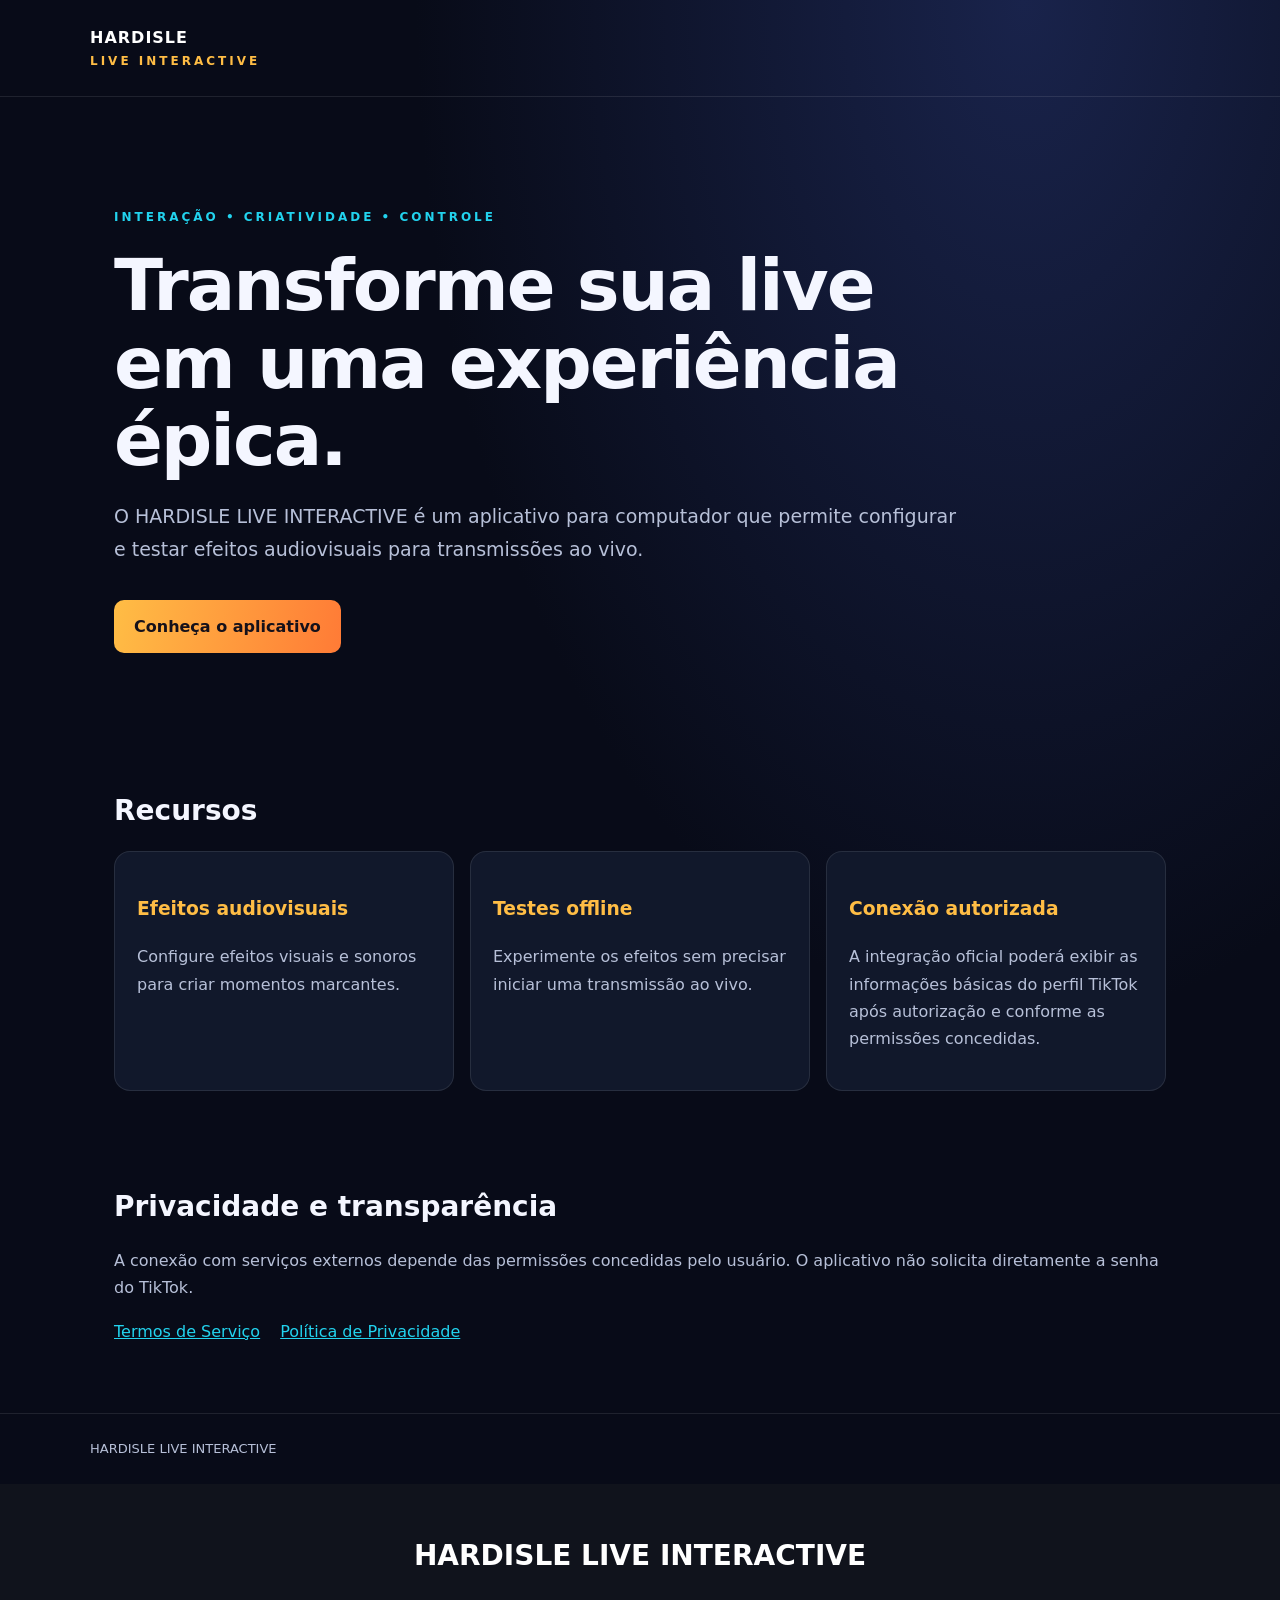
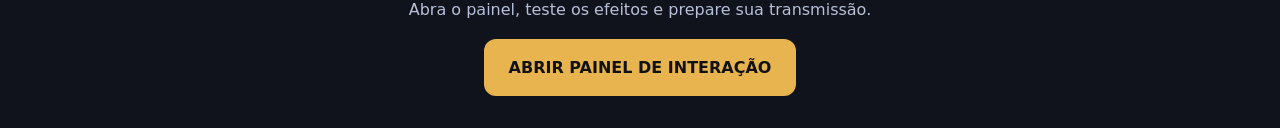
<file: index.html>
<!doctype html>
<html lang="pt-BR">
<head>
<meta charset="utf-8">
<meta name="viewport" content="width=device-width,initial-scale=1">
<meta name="theme-color" content="#080b18">
<title>HARDISLE LIVE INTERACTIVE</title>
<meta name="description" content="Aplicativo para computador com efeitos audiovisuais e ferramentas de interação para transmissões ao vivo e testes offline.">
<link rel="stylesheet" href="style.css">
</head>
<body>
<header><a class="brand" href="index.html">HARDISLE <span>LIVE INTERACTIVE</span></a></header>
<main>
<section class="hero">
<div class="eyebrow">INTERAÇÃO • CRIATIVIDADE • CONTROLE</div>
<h1>Transforme sua live em uma experiência épica.</h1>
<p>O HARDISLE LIVE INTERACTIVE é um aplicativo para computador que permite configurar e testar efeitos audiovisuais para transmissões ao vivo.</p>
<a class="cta" href="#recursos">Conheça o aplicativo</a>
</section>
<section id="recursos" class="section">
<h2>Recursos</h2>
<div class="cards">
<article><h3>Efeitos audiovisuais</h3><p>Configure efeitos visuais e sonoros para criar momentos marcantes.</p></article>
<article><h3>Testes offline</h3><p>Experimente os efeitos sem precisar iniciar uma transmissão ao vivo.</p></article>
<article><h3>Conexão autorizada</h3><p>A integração oficial poderá exibir as informações básicas do perfil TikTok após autorização e conforme as permissões concedidas.</p></article>
</div>
</section>
<section class="section">
<h2>Privacidade e transparência</h2>
<p>A conexão com serviços externos depende das permissões concedidas pelo usuário. O aplicativo não solicita diretamente a senha do TikTok.</p>
<nav class="doclinks"><a href="terms.html">Termos de Serviço</a><a href="privacy.html">Política de Privacidade</a></nav>
</section>
</main>
<footer>HARDISLE LIVE INTERACTIVE</footer>

<section id="hardisle-live-panel-button" style="padding:32px 20px;text-align:center;background:#10131c;color:#fff">
  <h2>HARDISLE LIVE INTERACTIVE</h2>
  <p>Abra o painel, teste os efeitos e prepare sua transmissão.</p>
  <a href="https://proceed-specials-poison-anticipated.trycloudflare.com/" target="_blank" rel="noopener noreferrer"
     style="display:inline-block;padding:15px 25px;border-radius:12px;background:#e8b44f;color:#111;font-weight:800;text-decoration:none">
     ABRIR PAINEL DE INTERAÇÃO
  </a>
</section>

</body>
</html>
</file>
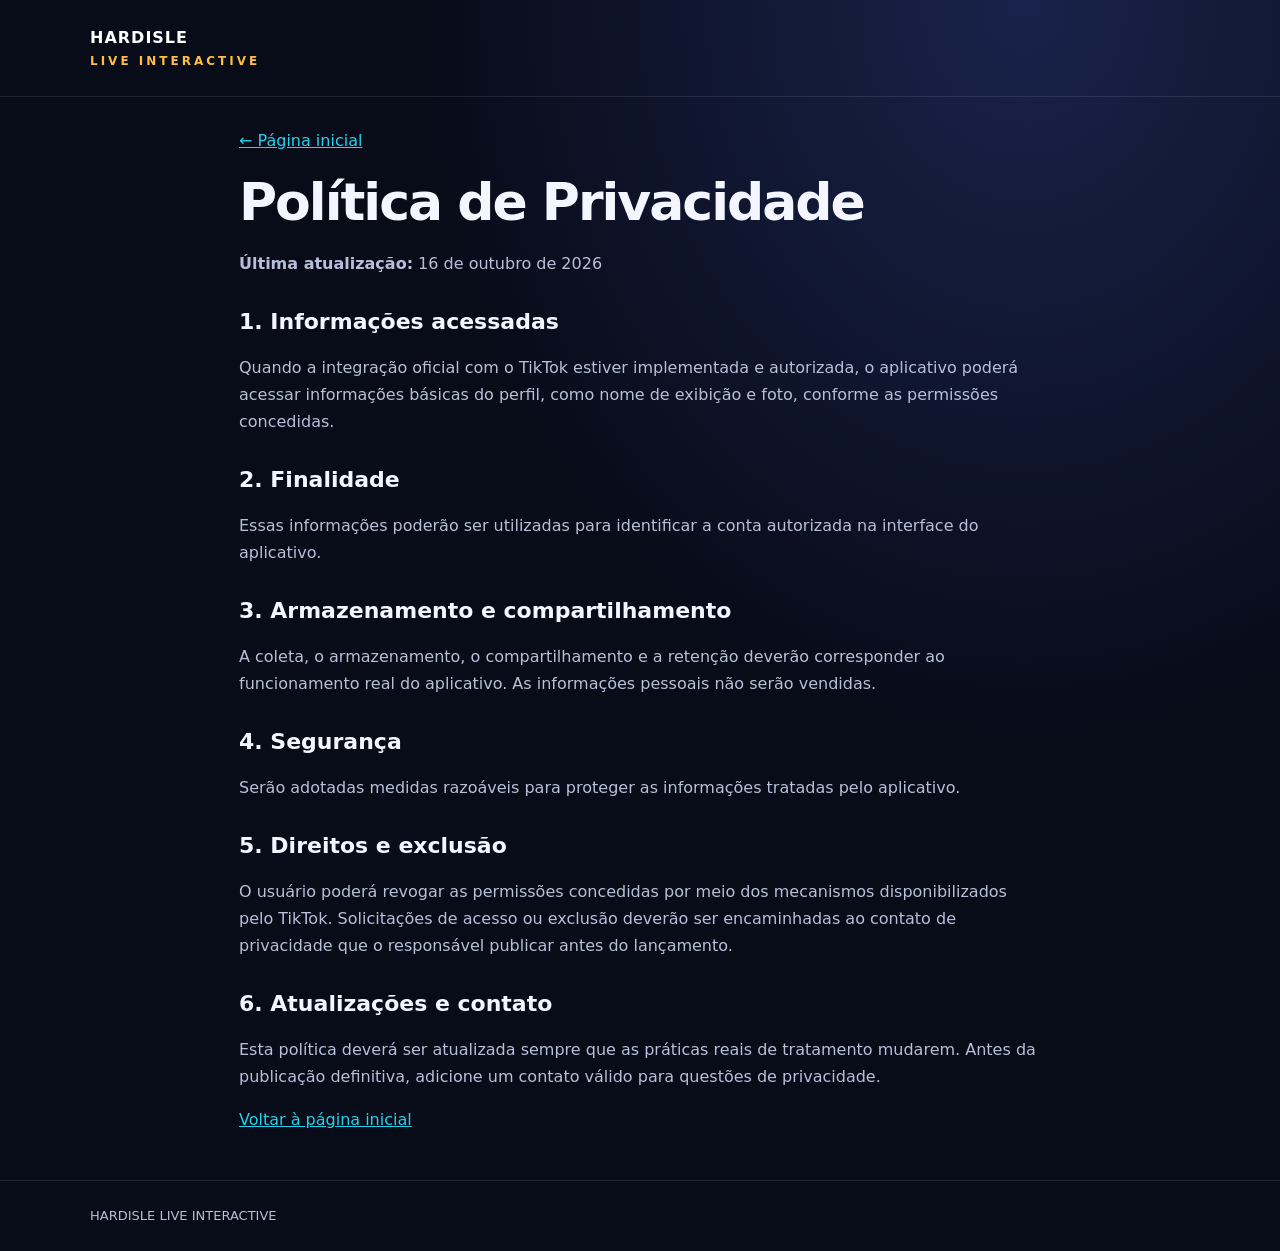
<file: privacy.html>
<!doctype html>
<html lang="pt-BR">
<head><meta charset="utf-8"><meta name="viewport" content="width=device-width,initial-scale=1"><title>Política de Privacidade | HARDISLE</title><link rel="stylesheet" href="style.css"></head>
<body><header><a class="brand" href="index.html">HARDISLE <span>LIVE INTERACTIVE</span></a></header>
<main class="document"><a href="index.html">← Página inicial</a><h1>Política de Privacidade</h1>
<p><strong>Última atualização:</strong> 16 de outubro de 2026</p>
<h2>1. Informações acessadas</h2><p>Quando a integração oficial com o TikTok estiver implementada e autorizada, o aplicativo poderá acessar informações básicas do perfil, como nome de exibição e foto, conforme as permissões concedidas.</p>
<h2>2. Finalidade</h2><p>Essas informações poderão ser utilizadas para identificar a conta autorizada na interface do aplicativo.</p>
<h2>3. Armazenamento e compartilhamento</h2><p>A coleta, o armazenamento, o compartilhamento e a retenção deverão corresponder ao funcionamento real do aplicativo. As informações pessoais não serão vendidas.</p>
<h2>4. Segurança</h2><p>Serão adotadas medidas razoáveis para proteger as informações tratadas pelo aplicativo.</p>
<h2>5. Direitos e exclusão</h2><p>O usuário poderá revogar as permissões concedidas por meio dos mecanismos disponibilizados pelo TikTok. Solicitações de acesso ou exclusão deverão ser encaminhadas ao contato de privacidade que o responsável publicar antes do lançamento.</p>
<h2>6. Atualizações e contato</h2><p>Esta política deverá ser atualizada sempre que as práticas reais de tratamento mudarem. Antes da publicação definitiva, adicione um contato válido para questões de privacidade.</p>
<p><a href="index.html">Voltar à página inicial</a></p></main><footer>HARDISLE LIVE INTERACTIVE</footer></body></html>
</file>
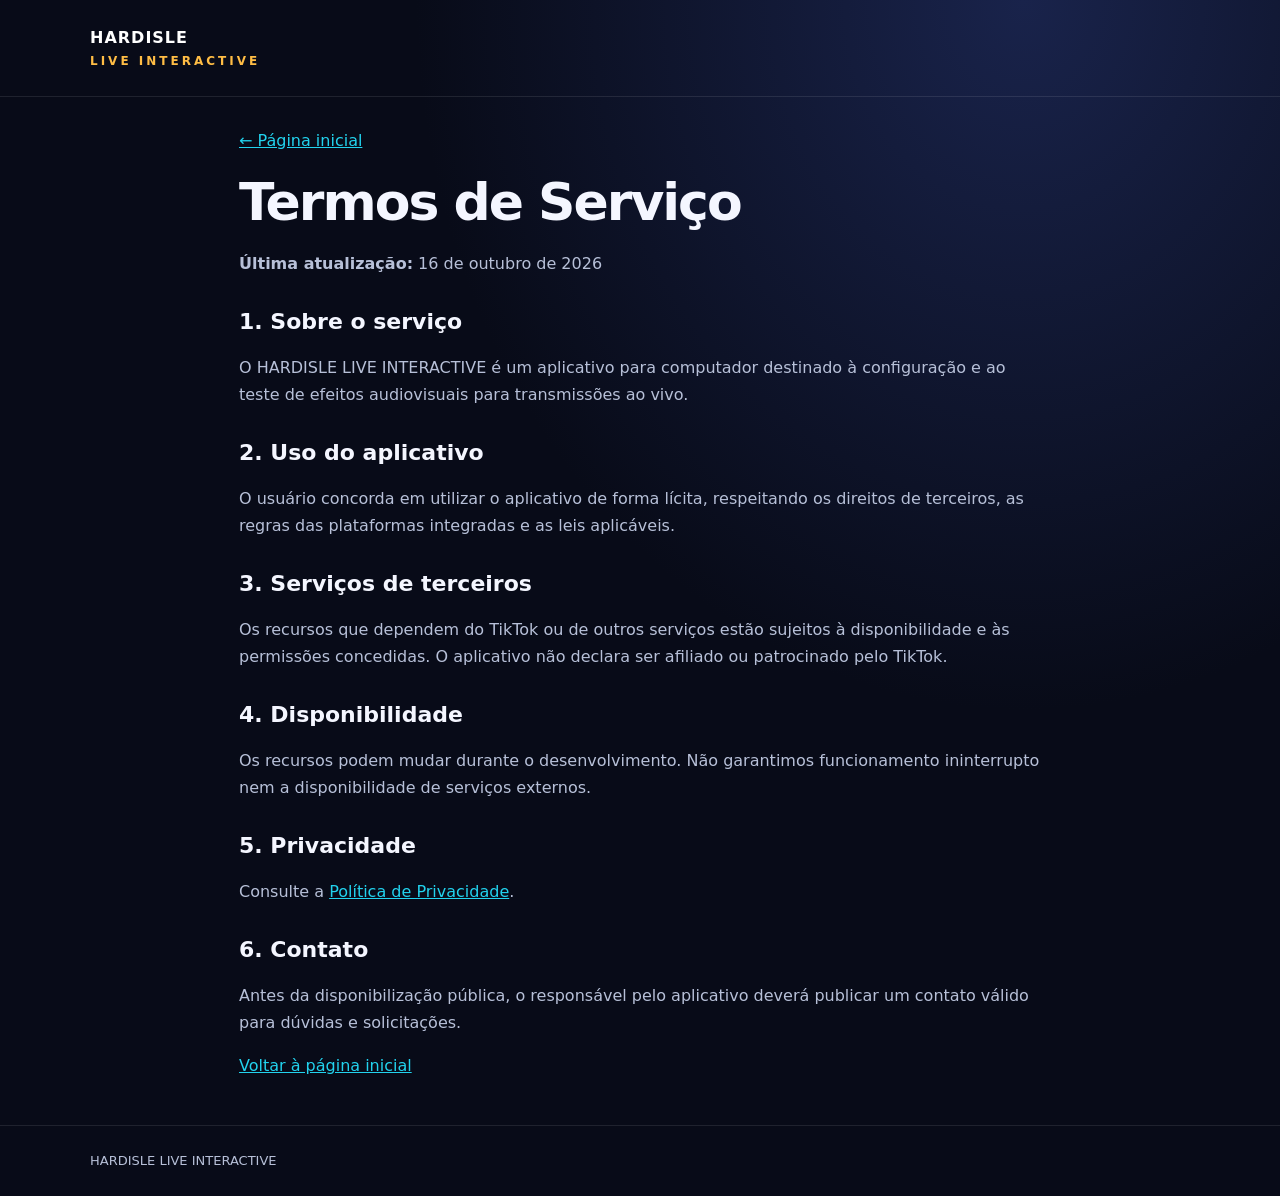
<file: terms.html>
<!doctype html>
<html lang="pt-BR">
<head><meta charset="utf-8"><meta name="viewport" content="width=device-width,initial-scale=1"><title>Termos de Serviço | HARDISLE</title><link rel="stylesheet" href="style.css"></head>
<body><header><a class="brand" href="index.html">HARDISLE <span>LIVE INTERACTIVE</span></a></header>
<main class="document"><a href="index.html">← Página inicial</a><h1>Termos de Serviço</h1>
<p><strong>Última atualização:</strong> 16 de outubro de 2026</p>
<h2>1. Sobre o serviço</h2><p>O HARDISLE LIVE INTERACTIVE é um aplicativo para computador destinado à configuração e ao teste de efeitos audiovisuais para transmissões ao vivo.</p>
<h2>2. Uso do aplicativo</h2><p>O usuário concorda em utilizar o aplicativo de forma lícita, respeitando os direitos de terceiros, as regras das plataformas integradas e as leis aplicáveis.</p>
<h2>3. Serviços de terceiros</h2><p>Os recursos que dependem do TikTok ou de outros serviços estão sujeitos à disponibilidade e às permissões concedidas. O aplicativo não declara ser afiliado ou patrocinado pelo TikTok.</p>
<h2>4. Disponibilidade</h2><p>Os recursos podem mudar durante o desenvolvimento. Não garantimos funcionamento ininterrupto nem a disponibilidade de serviços externos.</p>
<h2>5. Privacidade</h2><p>Consulte a <a href="privacy.html">Política de Privacidade</a>.</p>
<h2>6. Contato</h2><p>Antes da disponibilização pública, o responsável pelo aplicativo deverá publicar um contato válido para dúvidas e solicitações.</p>
<p><a href="index.html">Voltar à página inicial</a></p></main><footer>HARDISLE LIVE INTERACTIVE</footer></body></html>
</file>
<file: style.css>
:root{color-scheme:dark;--bg:#080b18;--panel:#11182b;--text:#f4f6ff;--muted:#b7c0d8;--gold:#ffbd45;--cyan:#22d3ee}
*{box-sizing:border-box}body{margin:0;background:radial-gradient(ellipse at 80% 0%,#19234b 0,transparent 42%),var(--bg);color:var(--text);font:16px/1.7 system-ui,Segoe UI,sans-serif}header,footer{padding:24px max(6%,calc((100% - 1100px)/2));border-bottom:1px solid #ffffff18}.brand{color:#fff;font-weight:900;letter-spacing:1px;text-decoration:none}.brand span{display:block;color:var(--gold);font-size:12px;letter-spacing:3px}main{max-width:1100px;margin:auto;padding:30px 24px}.hero{padding:80px 0;max-width:850px}.eyebrow{color:var(--cyan);font-size:12px;font-weight:800;letter-spacing:3px}h1{font-size:clamp(38px,7vw,72px);line-height:1.08;letter-spacing:-2px;margin:20px 0}h2{font-size:28px;line-height:1.2}p{color:var(--muted)}.hero p{font-size:19px}.cta{display:inline-block;margin-top:16px;background:linear-gradient(100deg,var(--gold),#ff7b36);color:#15111a;text-decoration:none;font-weight:900;padding:13px 20px;border-radius:10px}.section{padding:38px 0}.cards{display:grid;grid-template-columns:repeat(auto-fit,minmax(220px,1fr));gap:16px}.cards article{background:var(--panel);border:1px solid #ffffff18;border-radius:16px;padding:22px}.cards h3{color:var(--gold)}.doclinks{display:flex;gap:20px;flex-wrap:wrap}.doclinks a,.document a{color:var(--cyan)}footer{border-top:1px solid #ffffff18;border-bottom:0;color:var(--muted);font-size:13px}.document{max-width:850px;min-height:70vh}.document h1{font-size:clamp(34px,6vw,52px)}.document h2{font-size:22px;margin-top:32px}
</file>
